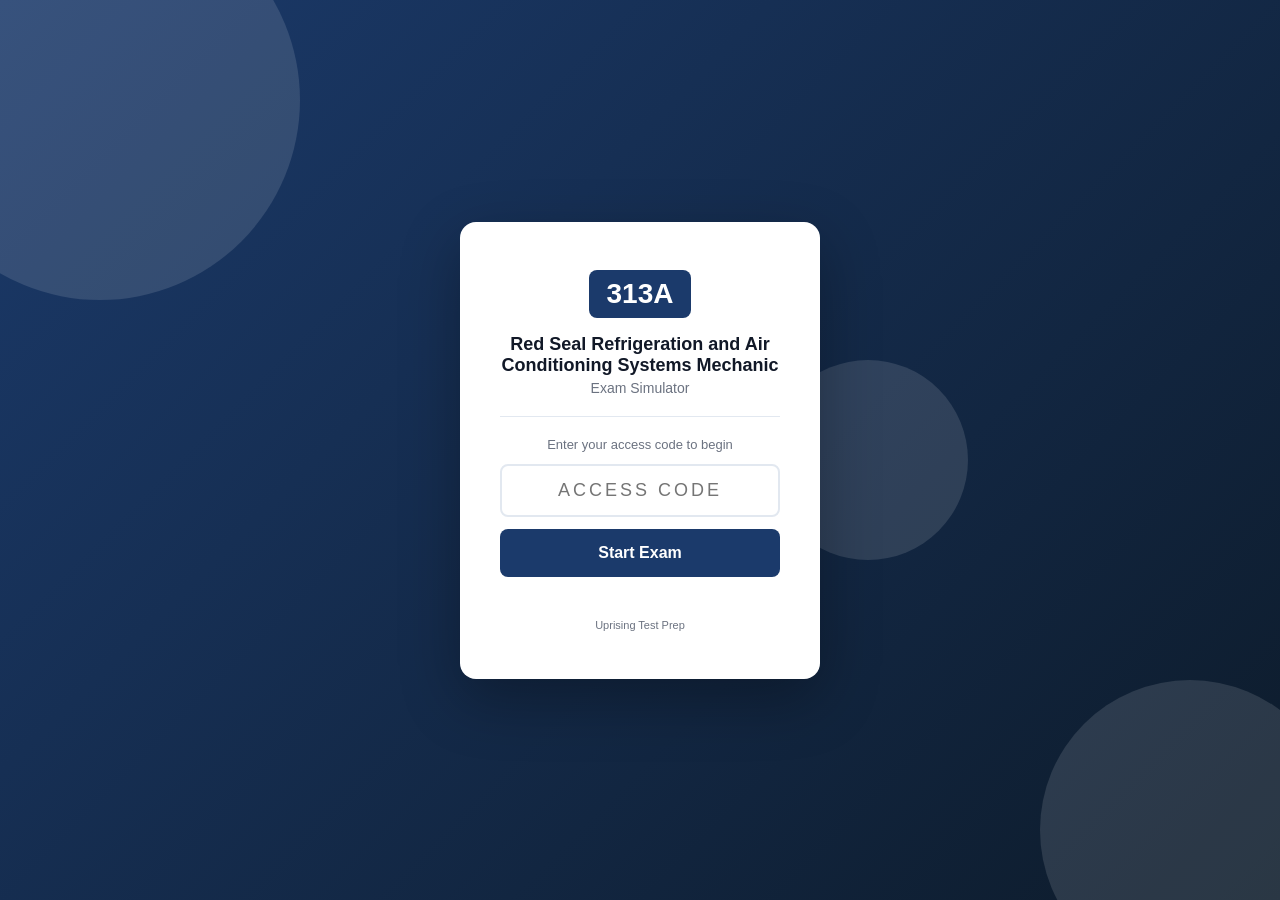
<file: index.html>
<!DOCTYPE html>
<html lang="en">
<head>
  <meta charset="UTF-8" />
  <meta name="viewport" content="width=device-width, initial-scale=1.0, viewport-fit=cover" />
  <meta name="apple-mobile-web-app-capable" content="yes" />
  <meta name="apple-mobile-web-app-status-bar-style" content="black-translucent" />
  <title>313A Exam Simulator</title>
  <link rel="stylesheet" href="style.css" />
</head>
<body>

<div id="access-gate">
  <div class="gate-bg-shapes">
    <div class="shape shape-1"></div>
    <div class="shape shape-2"></div>
    <div class="shape shape-3"></div>
  </div>
  <div class="gate-card">
    <div class="gate-logo">
      <div class="logo-badge">313A</div>
    </div>
    <h1 class="gate-title">Red Seal Refrigeration and Air Conditioning Systems Mechanic</h1>
    <p class="gate-subtitle">Exam Simulator</p>
    <div class="gate-divider"></div>
    <p class="gate-instruction">Enter your access code to begin</p>
    <input type="text" id="access-code-input" class="gate-input"
           placeholder="Access Code" autocomplete="off"
           maxlength="20" spellcheck="false" />
    <button id="access-btn" class="gate-btn">Start Exam</button>
    <p id="access-error" class="gate-error"></p>
    <p class="gate-hint">Uprising Test Prep</p>
  </div>
</div>

<div id="app" style="display:none">
  <header class="top-bar">
    <div class="bar-left">
      <span class="bar-logo">313A</span>
      <span class="bar-title">Exam Simulator</span>
    </div>
    <div class="bar-right">
      <span class="bar-timer" id="timer-display">--:--</span>
      <button class="bar-btn" id="flag-btn">Flag</button>
      <button class="bar-btn bar-btn-primary" id="submit-btn">
        <span class="btn-full">Submit Exam</span>
        <span class="btn-short">Submit</span>
      </button>
    </div>
  </header>

  <div class="progress-strip">
    <div class="progress-bar" id="progress-bar"></div>
  </div>

  <main class="exam-main">
    <div class="question-panel">
      <div class="q-meta">
        <span id="q-counter"></span>
        <span id="q-domain" class="q-domain-tag"></span>
        <span id="q-flag-indicator" class="flag-chip" style="display:none">Flagged</span>
      </div>
      <!-- Shared text for a linked cluster (a clinical case, a reading
           passage). It sits ABOVE the stem, which is the one thing that
           legitimately precedes it, and repeats on every question in the
           cluster so nobody has to page backwards. -->
      <div id="q-cluster-wrap" class="cluster-wrap" style="display:none"></div>
      <p id="question-text" class="q-text"></p>
      <!-- The picture sits BELOW the question text so the simulator matches
           the printed book exactly: stem, then picture, then options. They
           used to disagree (book put the picture under the stem, simulator put
           it above), so no single wording could be true in both places, and
           184 of MLPAO's 185 image questions said "shown above" while the
           book printed the picture below the sentence. Write stems with
           neutral wording ("the strip shown", "the diagram shows") and this
           whole class of bug cannot come back. -->
      <div id="q-image-wrap" style="display:none; margin-bottom:14px;"></div>
      <div id="options-list" class="options-list"></div>
      <div id="explanation-box" class="explanation-box" style="display:none">
        <div class="explanation-label">Explanation</div>
        <p id="explanation-text" class="explanation-text"></p>
      </div>
    </div>
    <div class="nav-bar">
      <button class="nav-btn" id="prev-btn">&#8592; Prev</button>
      <button class="nav-btn nav-btn-map" id="map-btn">Question Map</button>
      <button class="nav-btn nav-btn-next" id="next-btn">Next &#8594;</button>
    </div>
  </main>
</div>

<!-- Question Map Modal -->
<div id="map-modal" style="display:none">
  <div class="map-backdrop" id="map-backdrop"></div>
  <div class="map-panel">
    <div class="map-header">
      <span class="map-title">Question Map</span>
      <button id="map-close" class="map-close-btn">&#x2715; Close</button>
    </div>
    <div class="map-legend">
      <span class="leg-item"><span class="leg-swatch leg-answered"></span>Answered</span>
      <span class="leg-item"><span class="leg-swatch leg-flagged"></span>Flagged</span>
      <span class="leg-item"><span class="leg-swatch leg-unanswered"></span>Unanswered</span>
    </div>
    <div id="q-grid" class="q-grid"></div>
  </div>
</div>

<div id="results-screen" style="display:none">
  <div class="results-card">
    <div class="res-header">
      <div class="res-badge">313A</div>
      <h2 id="res-status" class="res-status"></h2>
      <p id="res-score" class="res-score"></p>
    </div>
    <div id="res-domains" class="res-domains"></div>
    <button id="res-review-btn" class="res-btn">Review Answers</button>
    <button id="res-restart-btn" class="res-btn res-btn-secondary">Restart</button>
  </div>
</div>

<script src="questions.js"></script>
<script src="app.js"></script>
</body>
</html>
</file>
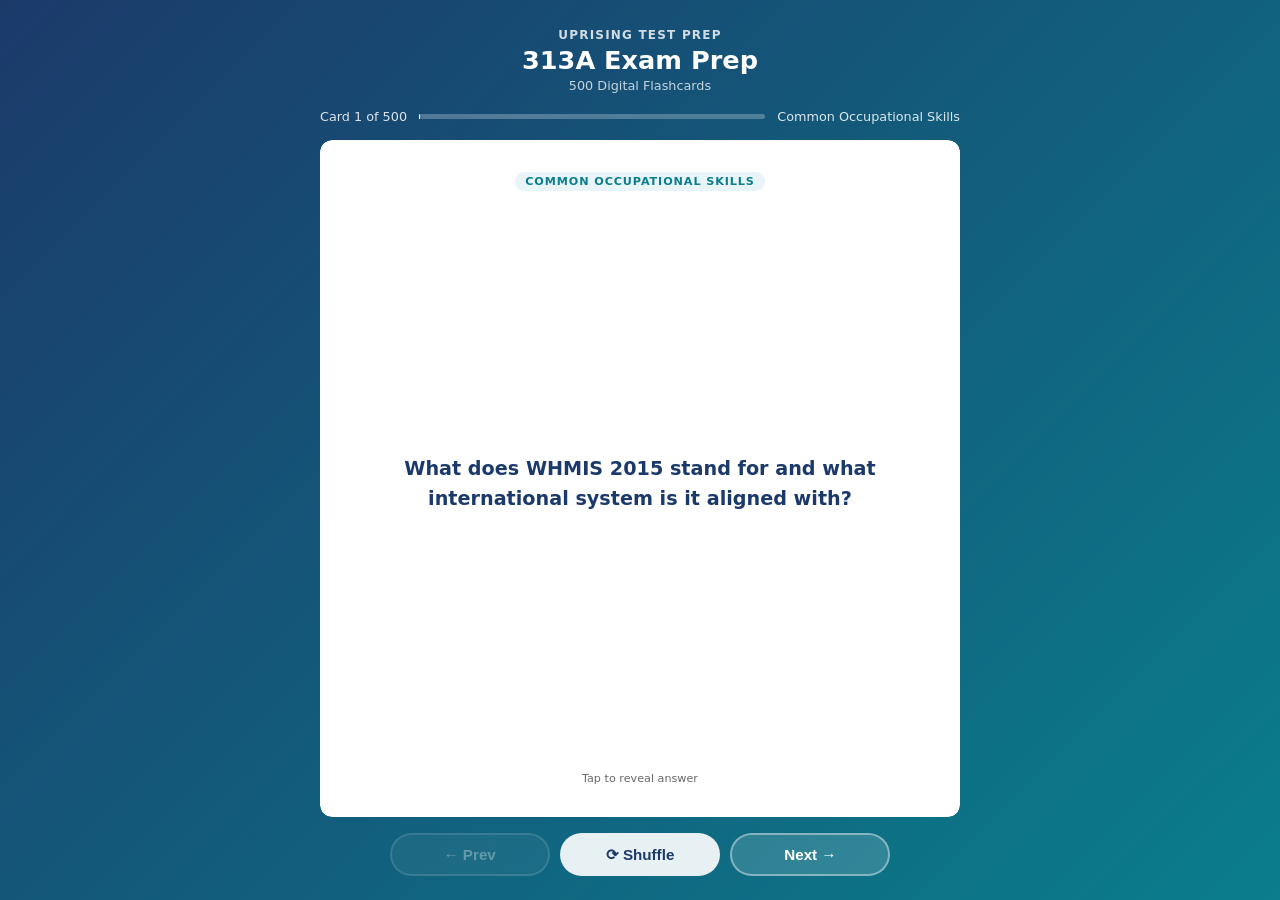
<file: flashcards/index.html>
<!DOCTYPE html>
<html lang="en">
<head>
  <meta charset="UTF-8">
  <meta name="viewport" content="width=device-width, initial-scale=1.0">
  <title>313A Exam Prep: Flashcards</title>
  <style>
    :root {
      --blue:   #1B3A6B;
      --teal:   #0A7E8C;
      --ltblue: #E8F4F8;
      --white:  #FFFFFF;
      --text:   #1A1A1A;
      --muted:  #666;
      --radius: 12px;
    }
    * { box-sizing: border-box; margin: 0; padding: 0; }
    html, body { height: 100%; }
    body {
      font-family: 'Segoe UI', system-ui, sans-serif;
      background: linear-gradient(135deg, var(--blue) 0%, var(--teal) 100%);
      /* Pinned, not min-height: the page must never grow, or the controls
         get pushed below the fold on iOS where 100dvh and height:100%
         disagree. The height:100% rule above is the pre-dvh fallback. */
      height: 100dvh;
      max-height: 100dvh;
      overflow: hidden;
      display: flex;
      flex-direction: column;
      align-items: center;
      padding: 1.25rem 1rem 1rem;
      gap: 0.75rem;
      overflow-x: hidden;
    }
    header { text-align: center; color: #fff; flex-shrink: 0; }
    header .brand { font-size: 0.75rem; font-weight: 700; letter-spacing: 0.1em; opacity: 0.8; text-transform: uppercase; }
    header h1 { font-size: 1.3rem; font-weight: 800; margin-top: 0.2rem; }
    header .subtitle { font-size: 0.8rem; opacity: 0.75; margin-top: 0.15rem; }
    #progress-info {
      display: flex; align-items: center; gap: 0.75rem;
      color: rgba(255,255,255,0.85); font-size: 0.8rem;
      flex-shrink: 0; width: 100%; max-width: 640px;
    }
    #progress-bar-track {
      flex: 1; background: rgba(255,255,255,0.25);
      border-radius: 4px; height: 5px;
    }
    #progress-bar-fill { height: 100%; background: #fff; border-radius: 4px; transition: width 0.3s; }
    .card-scene {
      width: 100%; max-width: 640px;
      perspective: 1200px;
      cursor: pointer;
      flex: 1; min-height: 0;
      display: flex; flex-direction: column;
    
      /* WebKit does not clip overflow inside a preserve-3d context, so the
         answer pane's own clip is dropped and a long answer paints over the
         Prev/Next row. This element only sets the perspective and is NOT
         itself in the 3D context, so its clip is honoured in every engine. */
      overflow: hidden;
      border-radius: var(--radius);
    }
    .card-inner {
      position: relative; width: 100%;
      flex: 1; min-height: 0;
      transition: transform 0.55s cubic-bezier(.4,0,.2,1);
      transform-style: preserve-3d;
    }
    .card-scene.flipped .card-inner { transform: rotateY(180deg); }
    .card-face {
      position: absolute; inset: 0;
      backface-visibility: hidden; -webkit-backface-visibility: hidden;
      border-radius: var(--radius);
      display: flex; flex-direction: column;
      padding: 1.5rem 1.75rem;
      box-shadow: 0 12px 40px rgba(0,0,0,0.2);
      overflow: hidden;
    
      /* Painting through a mask forces WebKit to allocate a real clipping
         layer for a 3D-transformed element, which is what makes the
         overflow:hidden and the rounded corners above actually apply. */
      -webkit-mask-image: -webkit-radial-gradient(#fff, #000);
              mask-image: radial-gradient(#fff, #000);
    }
    .card-front { background: var(--white); align-items: center; justify-content: center; }
    .card-back  { background: var(--ltblue); transform: rotateY(180deg); }
    .card-badge {
      font-size: 0.7rem; font-weight: 700; text-transform: uppercase;
      letter-spacing: 0.08em;
      background: var(--ltblue); color: var(--teal);
      padding: 0.2rem 0.65rem; border-radius: 20px;
      margin-bottom: 0.85rem; flex-shrink: 0;
    }
    .card-back .card-badge { background: rgba(10,126,140,0.12); }
    .card-front .q-text {
      font-size: 1.1rem; font-weight: 600; color: var(--blue); line-height: 1.55;
      text-align: center; overflow-y: auto; flex: 1;
      display: flex; align-items: center; justify-content: center;
      scrollbar-width: thin; scrollbar-color: rgba(27,58,107,0.3) transparent;
    }
    .card-back .a-label { font-size: 0.7rem; font-weight: 700; color: var(--teal); text-transform: uppercase; letter-spacing: 0.08em; margin-bottom: 0.4rem; flex-shrink: 0; }
    .card-back .a-text  {
      font-size: 0.975rem; color: var(--text); line-height: 1.65;
      overflow-y: auto; flex: 1; min-height: 0; padding-right: 4px;
      scrollbar-width: thin; scrollbar-color: rgba(10,126,140,0.4) transparent;
    
      -webkit-overflow-scrolling: touch;
      overscroll-behavior: contain;
    }
    .card-back .a-text::-webkit-scrollbar { width: 4px; }
    .card-back .a-text::-webkit-scrollbar-track { background: transparent; }
    .card-back .a-text::-webkit-scrollbar-thumb { background: rgba(10,126,140,0.4); border-radius: 4px; }
    .tap-hint { flex-shrink: 0; margin-top: 0.6rem; font-size: 0.7rem; color: var(--muted); text-align: center; }
    .card-back .tap-hint { color: var(--teal); opacity: 0.7; }
    .controls {
      display: flex; gap: 0.65rem; flex-wrap: nowrap;
      justify-content: center; flex-shrink: 0;
      width: 100%; max-width: 640px;
      padding-bottom: env(safe-area-inset-bottom, 0px);
    }
    .btn {
      padding: 0.6rem 1.2rem; border-radius: 50px;
      border: 2px solid rgba(255,255,255,0.4);
      background: rgba(255,255,255,0.15); color: #fff;
      font-weight: 700; font-size: 0.875rem; cursor: pointer;
      transition: all 0.2s; backdrop-filter: blur(4px);
      white-space: nowrap; flex: 1; max-width: 160px;
    }
    .btn:hover { background: rgba(255,255,255,0.3); border-color: rgba(255,255,255,0.7); }
    .btn:active { transform: scale(0.96); }
    .btn:disabled { opacity: 0.35; cursor: not-allowed; }
    .btn.btn-primary { background: rgba(255,255,255,0.9); color: var(--blue); border-color: transparent; }
    .btn.btn-primary:hover { background: #fff; }
    #loading { color: rgba(255,255,255,0.8); font-size: 1rem; text-align: center; padding: 3rem; flex: 1; }
    @media (min-width: 768px) {
      body { padding: 1.75rem 1.5rem 1.5rem; gap: 1rem; }
      header h1 { font-size: 1.6rem; }
      .card-face { padding: 2rem 2.5rem; }
      .card-front .q-text { font-size: 1.2rem; }
      .card-back .a-text { font-size: 1.05rem; }
      .btn { font-size: 0.95rem; padding: 0.65rem 1.4rem; }
    }
    @media (max-width: 380px) {
      body { padding: 0.75rem; gap: 0.5rem; }
      header .brand { font-size: 0.65rem; }
      header h1 { font-size: 1.1rem; }
      header .subtitle { display: none; }
      .card-face { padding: 1rem 1.1rem; }
      .card-front .q-text { font-size: 0.975rem; }
      .card-back .a-text { font-size: 0.875rem; }
      .btn { font-size: 0.8rem; padding: 0.5rem 0.75rem; }
    }
  </style>
</head>
<body>
<header>
  <div class="brand">Uprising Test Prep</div>
  <h1>313A Exam Prep</h1>
  <div class="subtitle">500 Digital Flashcards</div>
</header>
<div id="progress-info">
  <span id="card-counter">Card 1 of 500</span>
  <div id="progress-bar-track"><div id="progress-bar-fill" style="width:0%"></div></div>
  <span id="domain-label"></span>
</div>
<div id="loading">Loading flashcards...</div>
<div class="card-scene" id="card-scene" style="display:none" onclick="flipCard()">
  <div class="card-inner" id="card-inner">
    <div class="card-face card-front">
      <div class="card-badge" id="front-badge"></div>
      <div class="q-text" id="q-text"></div>
      <div class="tap-hint">Tap to reveal answer</div>
    </div>
    <div class="card-face card-back">
      <div class="card-badge" id="back-badge">Answer</div>
      <div class="a-label">Answer</div>
      <div class="a-text" id="a-text"></div>
      <div class="tap-hint">Tap to flip back</div>
    </div>
  </div>
</div>
<div class="controls" id="controls" style="display:none">
  <button class="btn" id="prev-btn" onclick="event.stopPropagation();move(-1)" disabled>&#8592; Prev</button>
  <button class="btn btn-primary" onclick="event.stopPropagation();shuffleCards()">&#10227; Shuffle</button>
  <button class="btn" id="next-btn" onclick="event.stopPropagation();move(1)">Next &#8594;</button>
</div>
<script>
const DOMAIN_LABELS = {
  common_occupational_skills: "Common Occupational Skills",
  routine_trade_activities: "Routine Trade Activities",
  installation_planning: "Installation Planning",
  installation: "Installation",
  commissioning: "Commissioning",
  maintenance_and_service: "Maintenance and Service",
};
let cards   = [];
let current = 0;
async function init() {
  try {
    const res = await fetch('flashcards.json');
    if (!res.ok) throw new Error('Network error');
    cards = await res.json();
    document.getElementById('loading').style.display    = 'none';
    document.getElementById('card-scene').style.display = 'flex';
    document.getElementById('controls').style.display   = 'flex';
    show();
  } catch (e) {
    document.getElementById('loading').textContent = 'Error loading flashcards. Please try refreshing.';
  }
}
function domainLabel(key) {
  return DOMAIN_LABELS[key] || key.replace(/_/g, ' ').replace(/\b\w/g, c => c.toUpperCase());
}
function show() {
  const c = cards[current];
  document.getElementById('card-scene').classList.remove('flipped');
  document.getElementById('a-text').scrollTop = 0;
  const label = domainLabel(c.domain || c.chapter || '');
  document.getElementById('q-text').textContent       = c.front;
  document.getElementById('a-text').textContent       = c.back;
  document.getElementById('front-badge').textContent  = label;
  document.getElementById('back-badge').textContent   = label;
  document.getElementById('card-counter').textContent = `Card ${current+1} of ${cards.length}`;
  document.getElementById('domain-label').textContent = label;
  document.getElementById('progress-bar-fill').style.width = `${((current+1)/cards.length*100).toFixed(1)}%`;
  document.getElementById('prev-btn').disabled = current === 0;
  document.getElementById('next-btn').disabled = current === cards.length - 1;
}
function flipCard() { document.getElementById('card-scene').classList.toggle('flipped'); }
function move(dir) {
  const next = current + dir;
  if (next < 0 || next >= cards.length) return;
  current = next; show();
}
function shuffleCards() {
  for (let i = cards.length - 1; i > 0; i--) {
    const j = Math.floor(Math.random() * (i+1));
    [cards[i], cards[j]] = [cards[j], cards[i]];
  }
  current = 0; show();
}
document.addEventListener('keydown', e => {
  if (e.key === 'ArrowRight' || e.key === 'ArrowDown') move(1);
  else if (e.key === 'ArrowLeft' || e.key === 'ArrowUp') move(-1);
  else if (e.key === ' ' || e.key === 'Enter') { e.preventDefault(); flipCard(); }
});
init();
</script>
</body>
</html>
</file>
<file: style.css>
/* 313A Exam Simulator, Styles */
:root {
  --primary:   #1B3A6B;
  --pass:      #059669;
  --fail:      #DC2626;
  --bg:        #F3F4F8;
  --card:      #FFFFFF;
  --border:    #E2E8F0;
  --text:      #111827;
  --muted:     #6B7280;
  --radius:    10px;
}
*, *::before, *::after { box-sizing: border-box; margin: 0; padding: 0; }
body {
  font-family: -apple-system, BlinkMacSystemFont, "Segoe UI", sans-serif;
  background: var(--bg);
  color: var(--text);
  height: 100vh;
  height: 100dvh;
  overflow: hidden;
  -webkit-text-size-adjust: 100%;
}

/* ── Access Gate ─────────────────────────────────────────────────────────── */
#access-gate {
  display: flex;
  align-items: center;
  justify-content: center;
  height: 100vh;
  height: 100dvh;
  background: linear-gradient(135deg, var(--primary) 0%, #0d1b2a 100%);
  position: relative;
  overflow: hidden;
  padding: 20px;
  padding-top: max(20px, env(safe-area-inset-top));
  padding-bottom: max(20px, env(safe-area-inset-bottom));
}
.gate-bg-shapes { position: absolute; inset: 0; pointer-events: none; }
.shape { position: absolute; border-radius: 50%; opacity: .12; background: #fff; }
.shape-1 { width: 400px; height: 400px; top: -100px; left: -100px; }
.shape-2 { width: 300px; height: 300px; bottom: -80px; right: -60px; }
.shape-3 { width: 200px; height: 200px; top: 40%; left: 60%; }
.gate-card {
  background: #fff;
  border-radius: 16px;
  padding: 48px 40px;
  text-align: center;
  width: 100%;
  max-width: 360px;
  position: relative;
  z-index: 1;
  box-shadow: 0 20px 60px rgba(0,0,0,.3);
}
.logo-badge {
  display: inline-block;
  background: var(--primary);
  color: #fff;
  font-weight: 800;
  font-size: 28px;
  padding: 8px 18px;
  border-radius: 8px;
}
.gate-title { font-size: 18px; font-weight: 700; margin-top: 16px; color: var(--text); }
.gate-subtitle { color: var(--muted); font-size: 14px; margin-top: 4px; }
.gate-divider { height: 1px; background: var(--border); margin: 20px 0; }
.gate-instruction { font-size: 13px; color: var(--muted); margin-bottom: 12px; }
.gate-input {
  width: 100%;
  padding: 14px 16px;
  border: 2px solid var(--border);
  border-radius: 8px;
  font-size: 18px;
  text-align: center;
  text-transform: uppercase;
  letter-spacing: 3px;
  outline: none;
}
.gate-input:focus { border-color: var(--primary); }
.gate-btn {
  width: 100%;
  margin-top: 12px;
  padding: 15px;
  background: var(--primary);
  color: #fff;
  border: none;
  border-radius: 8px;
  font-size: 16px;
  font-weight: 600;
  cursor: pointer;
  -webkit-tap-highlight-color: transparent;
}
.gate-btn:hover { opacity: .9; }
.gate-error { color: var(--fail); font-size: 13px; margin-top: 8px; min-height: 18px; }
.gate-hint { color: var(--muted); font-size: 11px; margin-top: 16px; }

/* ── App shell ───────────────────────────────────────────────────────────── */
#app {
  display: flex;
  flex-direction: column;
  height: 100vh;
  height: 100dvh;
  padding-top: env(safe-area-inset-top);
}
.top-bar {
  display: flex;
  justify-content: space-between;
  align-items: center;
  background: var(--primary);
  color: #fff;
  padding: 0 20px;
  padding-left: max(20px, env(safe-area-inset-left));
  padding-right: max(20px, env(safe-area-inset-right));
  height: 52px;
  flex-shrink: 0;
  gap: 8px;
}
.bar-left { display: flex; align-items: center; gap: 8px; min-width: 0; }
.bar-logo { font-weight: 800; font-size: 18px; flex-shrink: 0; }
.bar-title { font-size: 14px; opacity: .8; white-space: nowrap; overflow: hidden; text-overflow: ellipsis; }
.bar-right { display: flex; align-items: center; gap: 8px; flex-shrink: 0; }
.bar-timer {
  font-variant-numeric: tabular-nums;
  font-size: 16px;
  font-weight: 600;
  min-width: 68px;
  text-align: right;
}
.bar-btn {
  padding: 7px 13px;
  background: rgba(255,255,255,.15);
  border: 1px solid rgba(255,255,255,.3);
  color: #fff;
  border-radius: 6px;
  cursor: pointer;
  font-size: 13px;
  white-space: nowrap;
  -webkit-tap-highlight-color: transparent;
  touch-action: manipulation;
}
.bar-btn:hover { background: rgba(255,255,255,.25); }
.bar-btn-primary {
  background: #fff;
  color: var(--primary);
  border-color: #fff;
  font-weight: 600;
}
.bar-btn-primary:hover { background: #f0f0f0; }
.btn-short { display: none; }
.btn-full  { display: inline; }

.progress-strip { height: 4px; background: rgba(0,0,0,.1); flex-shrink: 0; }
.progress-bar   { height: 100%; background: #4ade80; transition: width .3s; }

/* ── Main exam area ──────────────────────────────────────────────────────── */
.exam-main {
  flex: 1;
  overflow: hidden;
  display: flex;
  flex-direction: column;
  padding: 16px 20px 0;
  padding-left: max(16px, env(safe-area-inset-left));
  padding-right: max(16px, env(safe-area-inset-right));
  min-height: 0;
}
.question-panel { flex: 1; overflow-y: auto; padding-bottom: 12px; -webkit-overflow-scrolling: touch; }
.q-meta {
  display: flex;
  align-items: center;
  gap: 8px;
  margin-bottom: 12px;
  font-size: 13px;
  color: var(--muted);
  flex-wrap: wrap;
}
.q-domain-tag {
  background: var(--primary);
  color: #fff;
  padding: 2px 8px;
  border-radius: 4px;
  font-size: 11px;
  font-weight: 600;
}
.flag-chip {
  background: #FEF3C7;
  color: #92400E;
  padding: 2px 8px;
  border-radius: 4px;
  font-size: 11px;
  font-weight: 600;
}
.cluster-wrap {
  border-left: 4px solid var(--primary, #1B3A6B);
  background: #F2F6FC; border-radius: 8px;
  padding: 10px 14px; margin-bottom: 16px;
}
.cluster-label {
  font-size: 11px; font-weight: 700; letter-spacing: 0.06em;
  text-transform: uppercase; color: var(--primary, #1B3A6B); margin-bottom: 6px;
}
.cluster-body {
  max-height: 38vh; overflow-y: auto; font-size: 15px; line-height: 1.6;
  -webkit-overflow-scrolling: touch;
}
.cluster-body p + p { margin-top: 10px; }
@media (min-width: 1100px) { .cluster-body { max-height: 52vh; } }

.q-image {
  max-width: 100%;
  /* Cap the height too. With only max-width, a tall exhibit renders at full
     width and pushes the stem and every option below the fold, so the question
     looks like it has no answers until the candidate scrolls. Found on CNPLE. */
  max-height: 62vh;
  width: auto;
  height: auto;
  object-fit: contain;
  border-radius: 6px;
  border: 1px solid var(--border);
  display: block;
  margin-bottom: 14px;
}
.q-text { font-size: 16px; line-height: 1.65; margin-bottom: 20px; }
.options-list { display: flex; flex-direction: column; gap: 10px; }
.option {
  display: flex;
  align-items: flex-start;
  gap: 12px;
  padding: 15px 16px;
  background: var(--card);
  border: 2px solid var(--border);
  border-radius: var(--radius);
  cursor: pointer;
  transition: .15s;
  -webkit-tap-highlight-color: transparent;
  touch-action: manipulation;
  min-height: 52px;
}
.option:hover  { border-color: var(--primary); background: #F8FAFF; }
.option.selected  { border-color: var(--primary); background: #EEF3FF; }
.option.correct   { border-color: #059669; background: #ECFDF5; }
.option.incorrect { border-color: #DC2626; background: #FEF2F2; }
.explanation-box {
  margin-top: 20px;
  padding: 16px 18px;
  background: #F0F9FF;
  border-left: 4px solid #2563EB;
  border-radius: 6px;
}
.explanation-label {
  font-size: 11px;
  font-weight: 700;
  text-transform: uppercase;
  letter-spacing: .06em;
  color: #2563EB;
  margin-bottom: 8px;
}
.explanation-text { font-size: 14.5px; line-height: 1.7; color: #1e293b; margin: 0; }
.opt-letter { font-weight: 700; font-size: 15px; color: var(--primary); min-width: 22px; padding-top: 1px; flex-shrink: 0; }
.opt-text   { font-size: 15px; line-height: 1.5; }

/* ── Nav bar ─────────────────────────────────────────────────────────────── */
.nav-bar {
  display: flex;
  align-items: center;
  gap: 8px;
  padding: 10px 0;
  padding-bottom: max(14px, env(safe-area-inset-bottom));
  flex-shrink: 0;
}
.nav-btn {
  flex: 1;
  padding: 13px 8px;
  background: var(--card);
  border: 1px solid var(--border);
  border-radius: 8px;
  cursor: pointer;
  font-size: 15px;
  font-weight: 500;
  text-align: center;
  -webkit-tap-highlight-color: transparent;
  touch-action: manipulation;
  min-height: 48px;
}
.nav-btn:hover      { background: #f0f0f0; }
.nav-btn-map {
  background: var(--bg);
  border-color: var(--primary);
  color: var(--primary);
  font-weight: 600;
}
.nav-btn-map:hover { background: #EEF3FF; }
.nav-btn-next {
  background: var(--primary);
  color: #fff;
  border-color: var(--primary);
}
.nav-btn-next:hover { opacity: .9; }

/* ── Question Map Modal ──────────────────────────────────────────────────── */
#map-modal {
  position: fixed;
  inset: 0;
  z-index: 1000;
  display: flex;
  flex-direction: column;
  justify-content: flex-end;
}
.map-backdrop { position: absolute; inset: 0; background: rgba(0,0,0,.5); }
.map-panel {
  position: relative;
  background: #fff;
  border-radius: 20px 20px 0 0;
  padding: 20px;
  padding-bottom: max(20px, env(safe-area-inset-bottom));
  max-height: 80vh;
  max-height: 80dvh;
  display: flex;
  flex-direction: column;
  box-shadow: 0 -4px 30px rgba(0,0,0,.2);
}
.map-header {
  display: flex;
  align-items: center;
  justify-content: space-between;
  margin-bottom: 12px;
  flex-shrink: 0;
}
.map-title { font-size: 17px; font-weight: 700; color: var(--text); }
.map-close-btn {
  padding: 8px 16px;
  background: var(--bg);
  border: 1px solid var(--border);
  border-radius: 8px;
  cursor: pointer;
  font-size: 14px;
  font-weight: 500;
  min-height: 40px;
  -webkit-tap-highlight-color: transparent;
  touch-action: manipulation;
}
.map-close-btn:hover { background: #e5e7eb; }
.map-legend { display: flex; gap: 16px; margin-bottom: 14px; flex-shrink: 0; flex-wrap: wrap; }
.leg-item { display: flex; align-items: center; gap: 6px; font-size: 13px; color: var(--muted); }
.leg-swatch {
  width: 16px;
  height: 16px;
  border-radius: 3px;
  border: 1px solid var(--border);
  background: var(--card);
  display: inline-block;
  flex-shrink: 0;
}
.leg-swatch.leg-answered  { background: var(--primary); border-color: var(--primary); }
.leg-swatch.leg-flagged   { background: #FEF3C7; border-color: #F59E0B; }
.leg-swatch.leg-unanswered { background: var(--card); }
.q-grid {
  display: flex;
  flex-wrap: wrap;
  gap: 6px;
  overflow-y: auto;
  flex: 1;
  padding-bottom: 8px;
  -webkit-overflow-scrolling: touch;
}
.grid-btn {
  width: 40px;
  height: 40px;
  border: 1px solid var(--border);
  border-radius: 6px;
  background: var(--card);
  font-size: 12px;
  cursor: pointer;
  font-weight: 500;
  -webkit-tap-highlight-color: transparent;
  touch-action: manipulation;
}
.grid-btn.answered { background: var(--primary); color: #fff; border-color: var(--primary); }
.grid-btn.flagged  { background: #FEF3C7; border-color: #F59E0B; }
.grid-btn.active   { outline: 3px solid var(--primary); outline-offset: 2px; }

/* ── Results ─────────────────────────────────────────────────────────────── */
#results-screen {
  display: flex;
  align-items: flex-start;
  justify-content: center;
  min-height: 100vh;
  min-height: 100dvh;
  background: var(--bg);
  overflow-y: auto;
  -webkit-overflow-scrolling: touch;
  padding: 20px 16px;
  padding-top: max(20px, env(safe-area-inset-top));
  padding-bottom: max(20px, env(safe-area-inset-bottom));
}
.results-card {
  background: var(--card);
  border-radius: 16px;
  padding: 40px;
  max-width: 480px;
  width: 100%;
  box-shadow: 0 8px 30px rgba(0,0,0,.1);
}
.res-header { text-align: center; margin-bottom: 24px; }
.res-badge {
  display: inline-block;
  background: var(--primary);
  color: #fff;
  font-weight: 800;
  font-size: 22px;
  padding: 6px 16px;
  border-radius: 8px;
}
.res-status { font-size: 36px; font-weight: 800; margin-top: 12px; }
.res-score  { font-size: 18px; color: var(--muted); margin-top: 4px; }
.res-domains { margin-bottom: 24px; display: flex; flex-direction: column; gap: 10px; }
.res-domain-row { display: flex; align-items: center; gap: 8px; font-size: 13px; }
.res-domain-name { width: 160px; font-weight: 500; flex-shrink: 0; }
.res-domain-bar-wrap { flex: 1; background: #E5E7EB; border-radius: 4px; height: 8px; overflow: hidden; }
.res-domain-bar { height: 100%; border-radius: 4px; transition: width .5s; }
.res-domain-pct { width: 36px; text-align: right; font-weight: 600; }
.res-btn {
  width: 100%;
  padding: 15px;
  background: var(--primary);
  color: #fff;
  border: none;
  border-radius: 8px;
  font-size: 15px;
  font-weight: 600;
  cursor: pointer;
  margin-bottom: 10px;
  min-height: 52px;
  -webkit-tap-highlight-color: transparent;
  touch-action: manipulation;
}
.res-btn:hover { opacity: .9; }
.res-btn-secondary {
  background: transparent;
  color: var(--primary);
  border: 2px solid var(--primary);
}
.res-btn-secondary:hover { background: var(--primary); color: #fff; }

/* ── Mobile breakpoint (phones ≤ 640px) ─────────────────────────────────── */
@media (max-width: 640px) {
  /* Gate card */
  .gate-card { padding: 32px 24px; }

  /* Top bar: hide long title text, swap Submit label */
  .bar-title  { display: none; }
  .btn-full   { display: none; }
  .btn-short  { display: inline; }
  .bar-right  { gap: 6px; }
  .bar-btn    { padding: 6px 10px; font-size: 12px; }
  .bar-timer  { font-size: 14px; min-width: 58px; }

  /* Exam main */
  .exam-main { padding: 12px 14px 0; }
  .q-text { font-size: 16px; }
  .opt-text { font-size: 15px; }

  /* Nav bar, bigger touch targets */
  .nav-btn { font-size: 14px; padding: 14px 6px; }

  /* Results */
  .results-card { padding: 28px 20px; }
  .res-domain-name { width: 110px; font-size: 12px; }
  .res-domain-pct  { font-size: 12px; }
  .res-status { font-size: 30px; }

  /* Map grid, slightly bigger buttons on phones */
  .grid-btn { width: 42px; height: 42px; }
}

/* ── Very small phones (≤ 380px) ────────────────────────────────────────── */
@media (max-width: 380px) {
  .bar-logo { font-size: 15px; }
  .bar-btn  { padding: 5px 8px; font-size: 11px; }
  .bar-timer { font-size: 13px; min-width: 52px; }
  .nav-btn  { font-size: 13px; }
  .grid-btn { width: 38px; height: 38px; font-size: 11px; }
}
</file>
